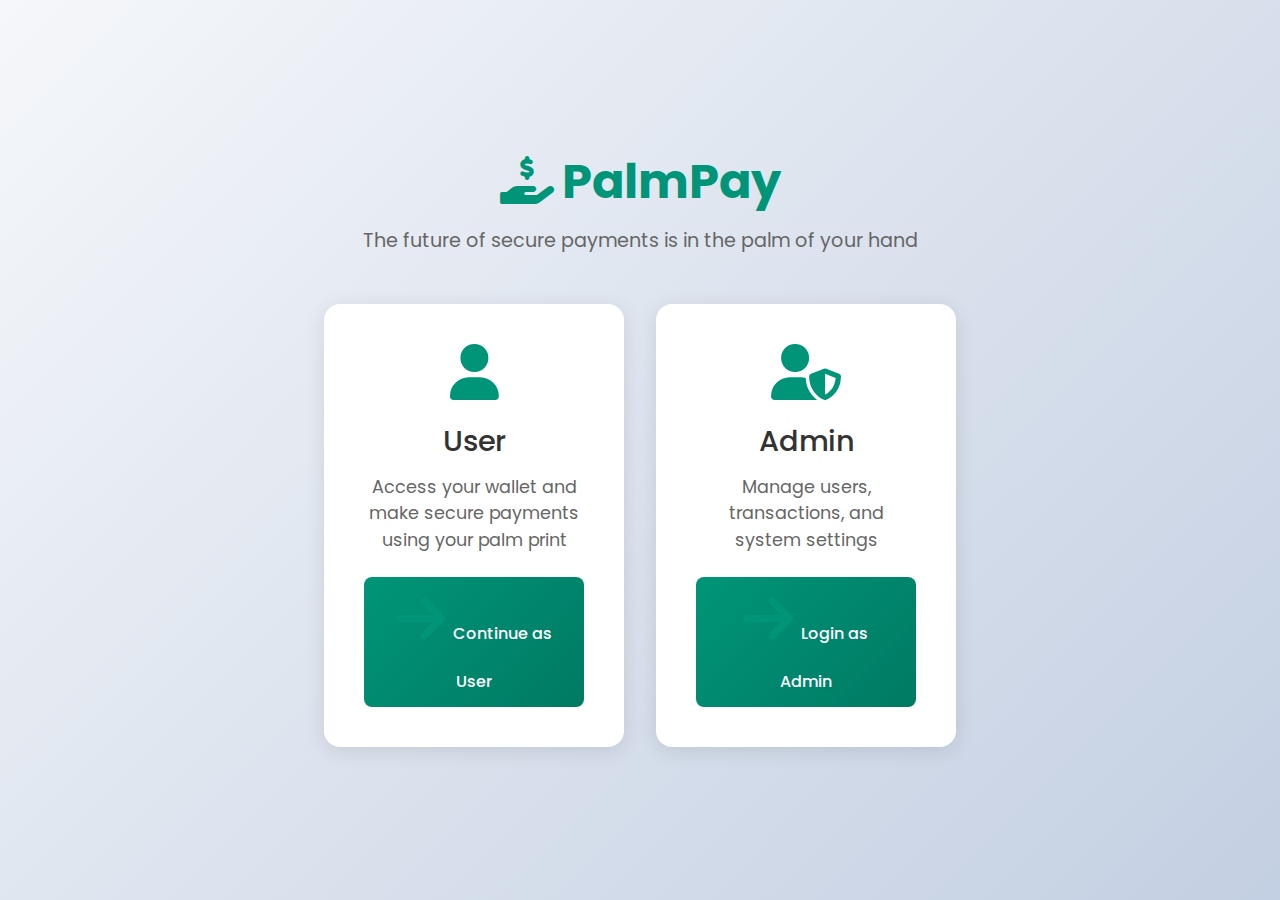
<file: facepayment/templates/base.html>
<!DOCTYPE html>
<html lang="en">
<head>
    <meta charset="UTF-8">
    <meta name="viewport" content="width=device-width, initial-scale=1.0">
    <title>PalmPay - Welcome</title>
    <link href="https://cdn.jsdelivr.net/npm/bootstrap@5.3.0/dist/css/bootstrap.min.css" rel="stylesheet">
    <link href="https://cdnjs.cloudflare.com/ajax/libs/font-awesome/6.0.0/css/all.min.css" rel="stylesheet">
    <link href="https://fonts.googleapis.com/css2?family=Poppins:wght@300;400;500;600;700&display=swap" rel="stylesheet">
    <style>
        :root {
            --primary-color: #009578;
            --accent-color: #ffab00;
            --danger-color: #e53935;
            --light-bg: #f9f9f9;
            --text-color: #333;
            --font-main: 'Poppins', sans-serif;
        }

        body {
            margin: 0;
            min-height: 100vh;
            font-family: var(--font-main);
            background: linear-gradient(135deg, #f5f7fa 0%, #c3cfe2 100%);
            display: flex;
            align-items: center;
            justify-content: center;
        }

        .welcome-container {
            width: 100%;
            max-width: 900px;
            padding: 2rem;
        }

        .logo-section {
            text-align: center;
            margin-bottom: 3rem;
        }

        .logo-section h1 {
            font-size: 3rem;
            font-weight: 700;
            color: var(--primary-color);
            margin-bottom: 1rem;
        }

        .logo-section p {
            font-size: 1.2rem;
            color: #666;
        }

        .selection-cards {
            display: flex;
            gap: 2rem;
            justify-content: center;
            margin-top: 2rem;
        }

        .selection-card {
            background: white;
            padding: 2.5rem;
            border-radius: 16px;
            text-align: center;
            cursor: pointer;
            transition: all 0.3s ease;
            width: 300px;
            box-shadow: 0 4px 20px rgba(0,0,0,0.1);
        }

        .selection-card:hover {
            transform: translateY(-10px);
            box-shadow: 0 8px 30px rgba(0,0,0,0.15);
        }

        .selection-card i {
            font-size: 3.5rem;
            color: var(--primary-color);
            margin-bottom: 1.5rem;
        }

        .selection-card h2 {
            font-size: 1.8rem;
            color: var(--text-color);
            margin-bottom: 1rem;
        }

        .selection-card p {
            color: #666;
            font-size: 1.1rem;
            margin-bottom: 1.5rem;
        }

        .selection-card .btn {
            background: linear-gradient(135deg, var(--primary-color), #007a63);
            color: white;
            border: none;
            padding: 0.8rem 2rem;
            border-radius: 8px;
            font-weight: 500;
            transition: all 0.3s ease;
            width: 100%;
        }

        .selection-card .btn:hover {
            transform: translateY(-2px);
            box-shadow: 0 4px 15px rgba(0,149,120,0.3);
        }

        /* Admin Login Modal */
        .modal-content {
            border-radius: 16px;
            border: none;
        }

        .modal-header {
            background: linear-gradient(135deg, var(--primary-color), #007a63);
            color: white;
            border-radius: 16px 16px 0 0;
            border: none;
            padding: 1.5rem;
        }

        .modal-body {
            padding: 2rem;
        }

        .form-control {
            padding: 0.8rem 1rem;
            border-radius: 8px;
            border: 1px solid #ddd;
            font-size: 1rem;
        }

        .form-control:focus {
            border-color: var(--primary-color);
            box-shadow: 0 0 0 3px rgba(0,149,120,0.1);
        }

        .input-group-text {
            background: #f8f9fa;
            border: 1px solid #ddd;
            border-radius: 8px 0 0 8px;
        }

        @media (max-width: 768px) {
            .selection-cards {
                flex-direction: column;
                align-items: center;
            }

            .selection-card {
                width: 100%;
                max-width: 400px;
            }
        }

        /* Loading Spinner */
        .spinner-border {
            width: 1.2rem;
            height: 1.2rem;
            border-width: 0.15em;
            display: none;
        }

        .btn.loading .spinner-border {
            display: inline-block;
        }

        .btn.loading .btn-text {
            display: none;
        }
    </style>
</head>
<body>
    <div class="welcome-container">
        <div class="logo-section">
            <h1><i class="fas fa-hand-holding-usd me-2"></i>PalmPay</h1>
            <p>The future of secure payments is in the palm of your hand</p>
        </div>

        <div class="selection-cards">
            <div class="selection-card">
                <i class="fas fa-user"></i>
                <h2>User</h2>
                <p>Access your wallet and make secure payments using your palm print</p>
                <button class="btn" onclick="showUserChoiceModal()">
                    <span class="btn-text">
                        <i class="fas fa-arrow-right me-2"></i>Continue as User
                    </span>
                </button>
            </div>
            <div class="selection-card">
                <i class="fas fa-user-shield"></i>
                <h2>Admin</h2>
                <p>Manage users, transactions, and system settings</p>
                <button class="btn" onclick="showAdminLogin()">
                    <span class="btn-text">
                        <i class="fas fa-arrow-right me-2"></i>Login as Admin
                    </span>
                </button>
            </div>
        </div>
    </div>

    <!-- Admin Login Modal -->
    <div class="modal fade" id="adminLoginModal" data-bs-backdrop="static" tabindex="-1">
        <div class="modal-dialog modal-dialog-centered">
            <div class="modal-content">
                <div class="modal-header">
                    <h5 class="modal-title">Admin Login</h5>
                    <button type="button" class="btn-close btn-close-white" data-bs-dismiss="modal"></button>
                </div>
                <div class="modal-body">
                    <form id="adminLoginForm" onsubmit="handleAdminLogin(event)">
                        <div class="mb-4">
                            <label for="adminUsername" class="form-label">Username</label>
                            <div class="input-group">
                                <span class="input-group-text">
                                    <i class="fas fa-user"></i>
                                </span>
                                <input type="text" class="form-control" id="adminUsername" required>
                            </div>
                        </div>
                        <div class="mb-4">
                            <label for="adminPassword" class="form-label">Password</label>
                            <div class="input-group">
                                <span class="input-group-text">
                                    <i class="fas fa-lock"></i>
                                </span>
                                <input type="password" class="form-control" id="adminPassword" required>
                            </div>
                        </div>
                        <div class="d-grid">
                            <button type="submit" class="btn btn-primary btn-lg" id="adminLoginBtn">
                                <span class="spinner-border spinner-border-sm me-2" role="status"></span>
                                <span class="btn-text">
                                    <i class="fas fa-sign-in-alt me-2"></i>Login
                                </span>
                            </button>
                        </div>
                    </form>
                </div>
            </div>
        </div>
    </div>

    <!-- User Choice Modal -->
    <div class="modal fade" id="userChoiceModal" tabindex="-1" aria-labelledby="userChoiceModalLabel" aria-hidden="true">
      <div class="modal-dialog modal-dialog-centered">
        <div class="modal-content">
          <div class="modal-header">
            <h5 class="modal-title" id="userChoiceModalLabel">Welcome! Choose an option</h5>
            <button type="button" class="btn-close" data-bs-dismiss="modal" aria-label="Close"></button>
          </div>
          <div class="modal-body text-center">
            <button class="btn btn-primary btn-lg w-100 mb-3" onclick="showLoginModal()">
              <i class="fas fa-sign-in-alt me-2"></i> Log In
            </button>
            <a href="{{ url_for('register') }}" class="btn btn-outline-primary btn-lg w-100">
              <i class="fas fa-user-plus me-2"></i> Sign Up
            </a>
          </div>
        </div>
      </div>
    </div>

    <!-- Login Modal -->
    <div class="modal fade" id="loginModal" tabindex="-1" aria-labelledby="loginModalLabel" aria-hidden="true">
      <div class="modal-dialog modal-dialog-centered">
        <div class="modal-content">
          <div class="modal-header">
            <h5 class="modal-title" id="loginModalLabel">User Login</h5>
            <button type="button" class="btn-close" data-bs-dismiss="modal" aria-label="Close"></button>
          </div>
          <div class="modal-body">
            <form id="loginForm">
              <div class="mb-3">
                <label for="loginName" class="form-label">Name</label>
                <input type="text" class="form-control" id="loginName" required>
              </div>
              <div class="mb-3">
                <label for="loginPassword" class="form-label">Password</label>
                <input type="password" class="form-control" id="loginPassword" required>
              </div>
              <div class="d-grid">
                <button type="submit" class="btn btn-primary">Log In</button>
              </div>
            </form>
            <div id="loginError" class="text-danger mt-3" style="display:none;"></div>
          </div>
        </div>
      </div>
    </div>
    <script src="https://cdn.jsdelivr.net/npm/bootstrap@5.3.0/dist/js/bootstrap.bundle.min.js"></script>
    <script>
        function showUserChoiceModal() {
            var modal = new bootstrap.Modal(document.getElementById('userChoiceModal'));
            modal.show();
        }
        function showAdminLogin() {
            const modal = new bootstrap.Modal(document.getElementById('adminLoginModal'));
            modal.show();
        }
        function showLoginModal() {
            var modal = new bootstrap.Modal(document.getElementById('loginModal'));
            modal.show();
        }
        document.getElementById('loginForm')?.addEventListener('submit', async function(e) {
            e.preventDefault();
            const name = document.getElementById('loginName').value.trim();
            const password = document.getElementById('loginPassword').value;
            const errorDiv = document.getElementById('loginError');
            errorDiv.style.display = 'none';
            errorDiv.textContent = '';
            // Call login API
            const res = await fetch('/api/login', {
                method: 'POST',
                headers: { 'Content-Type': 'application/json' },
                body: JSON.stringify({ name, password })
            });
            const data = await res.json();
            if (res.ok && data.success) {
                localStorage.setItem('loggedInUser', name);
                window.location.href = '/recharge';
            } else {
                errorDiv.textContent = data.error || 'Invalid credentials';
                errorDiv.style.display = 'block';
            }
        });

        function handleAdminLogin(event) {
            event.preventDefault();
            
            // Show loading state
            const btn = document.getElementById('adminLoginBtn');
            btn.classList.add('loading');
            
            // Store admin type and redirect after a short delay
            localStorage.setItem('userType', 'admin');
            setTimeout(() => {
                window.location.href = '/admin';
            }, 500);
        }

        // Clear previous selection when landing on this page
        document.addEventListener('DOMContentLoaded', function() {
            localStorage.removeItem('userType');
        });
    </script>
</body>
</html>
</file>
